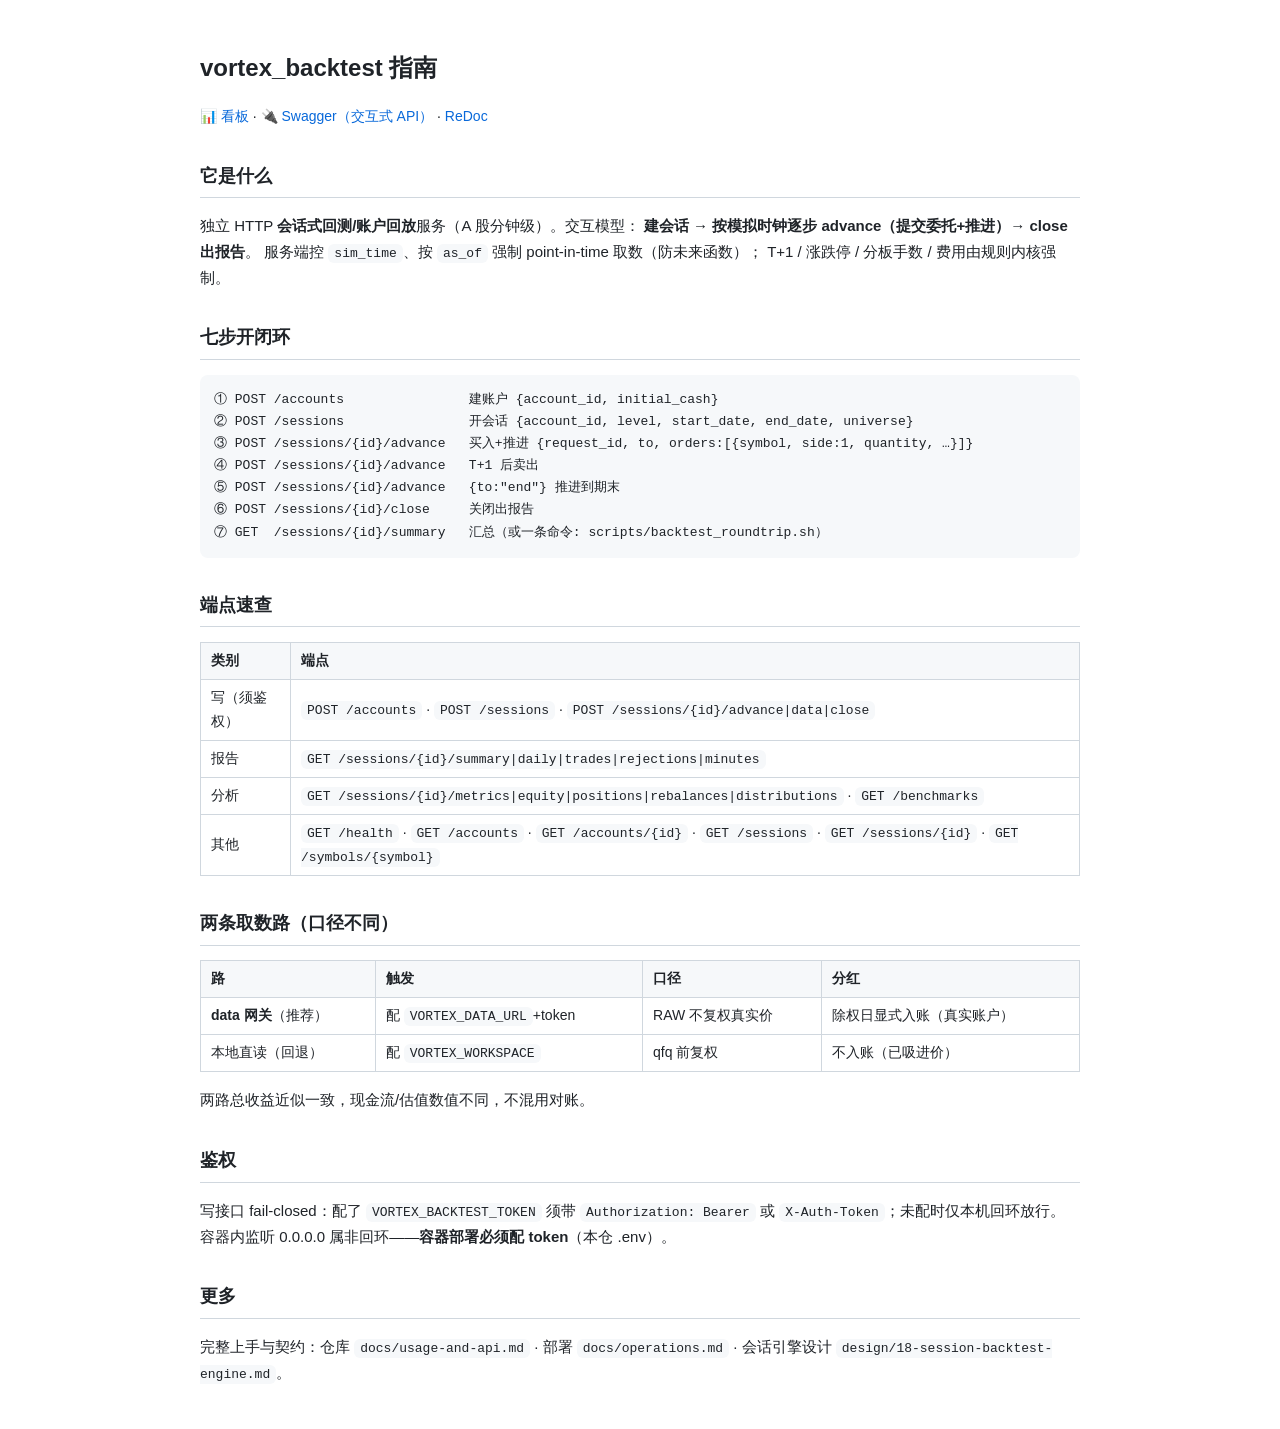
<file: vortex_backtest/web/guide.html>
<!DOCTYPE html>
<html lang="zh-CN">
<head>
<meta charset="utf-8" />
<meta name="viewport" content="width=device-width, initial-scale=1" />
<title>vortex_backtest 指南</title>
<style>
  body{font:15px/1.7 -apple-system,"PingFang SC","Microsoft YaHei",sans-serif;color:#1f2328;max-width:880px;margin:0 auto;padding:32px 20px}
  h1{font-size:24px}h2{font-size:18px;margin-top:32px;border-bottom:1px solid #d0d7de;padding-bottom:6px}
  code{background:#f6f8fa;padding:2px 6px;border-radius:6px;font-size:13px}
  pre{background:#f6f8fa;padding:14px;border-radius:8px;overflow-x:auto;font-size:13px}
  table{border-collapse:collapse;width:100%;font-size:14px}
  th,td{border:1px solid #d0d7de;padding:6px 10px;text-align:left}
  th{background:#f6f8fa}
  a{color:#0969da;text-decoration:none}
  .nav{margin:12px 0;font-size:14px}
</style>
</head>
<body>
<h1>vortex_backtest 指南</h1>
<p class="nav"><a href="/ui/">📊 看板</a> · <a href="/docs">🔌 Swagger（交互式 API）</a> · <a href="/redoc">ReDoc</a></p>

<h2>它是什么</h2>
<p>独立 HTTP <strong>会话式回测/账户回放</strong>服务（A 股分钟级）。交互模型：
<strong>建会话 → 按模拟时钟逐步 advance（提交委托+推进）→ close 出报告</strong>。
服务端控 <code>sim_time</code>、按 <code>as_of</code> 强制 point-in-time 取数（防未来函数）；
T+1 / 涨跌停 / 分板手数 / 费用由规则内核强制。</p>

<h2>七步开闭环</h2>
<pre>① POST /accounts                建账户 {account_id, initial_cash}
② POST /sessions                开会话 {account_id, level, start_date, end_date, universe}
③ POST /sessions/{id}/advance   买入+推进 {request_id, to, orders:[{symbol, side:1, quantity, …}]}
④ POST /sessions/{id}/advance   T+1 后卖出
⑤ POST /sessions/{id}/advance   {to:"end"} 推进到期末
⑥ POST /sessions/{id}/close     关闭出报告
⑦ GET  /sessions/{id}/summary   汇总（或一条命令: scripts/backtest_roundtrip.sh）</pre>

<h2>端点速查</h2>
<table>
<tr><th>类别</th><th>端点</th></tr>
<tr><td>写（须鉴权）</td><td><code>POST /accounts</code> · <code>POST /sessions</code> · <code>POST /sessions/{id}/advance|data|close</code></td></tr>
<tr><td>报告</td><td><code>GET /sessions/{id}/summary|daily|trades|rejections|minutes</code></td></tr>
<tr><td>分析</td><td><code>GET /sessions/{id}/metrics|equity|positions|rebalances|distributions</code> · <code>GET /benchmarks</code></td></tr>
<tr><td>其他</td><td><code>GET /health</code> · <code>GET /accounts</code> · <code>GET /accounts/{id}</code> · <code>GET /sessions</code> · <code>GET /sessions/{id}</code> · <code>GET /symbols/{symbol}</code></td></tr>
</table>

<h2>两条取数路（口径不同）</h2>
<table>
<tr><th>路</th><th>触发</th><th>口径</th><th>分红</th></tr>
<tr><td><strong>data 网关</strong>（推荐）</td><td>配 <code>VORTEX_DATA_URL</code>+token</td><td>RAW 不复权真实价</td><td>除权日显式入账（真实账户）</td></tr>
<tr><td>本地直读（回退）</td><td>配 <code>VORTEX_WORKSPACE</code></td><td>qfq 前复权</td><td>不入账（已吸进价）</td></tr>
</table>
<p>两路总收益近似一致，现金流/估值数值不同，不混用对账。</p>

<h2>鉴权</h2>
<p>写接口 fail-closed：配了 <code>VORTEX_BACKTEST_TOKEN</code> 须带
<code>Authorization: Bearer</code> 或 <code>X-Auth-Token</code>；未配时仅本机回环放行。
容器内监听 0.0.0.0 属非回环——<strong>容器部署必须配 token</strong>（本仓 .env）。</p>

<h2>更多</h2>
<p>完整上手与契约：仓库 <code>docs/usage-and-api.md</code> · 部署 <code>docs/operations.md</code> ·
会话引擎设计 <code>design/18-session-backtest-engine.md</code>。</p>
</body>
</html>
</file>
